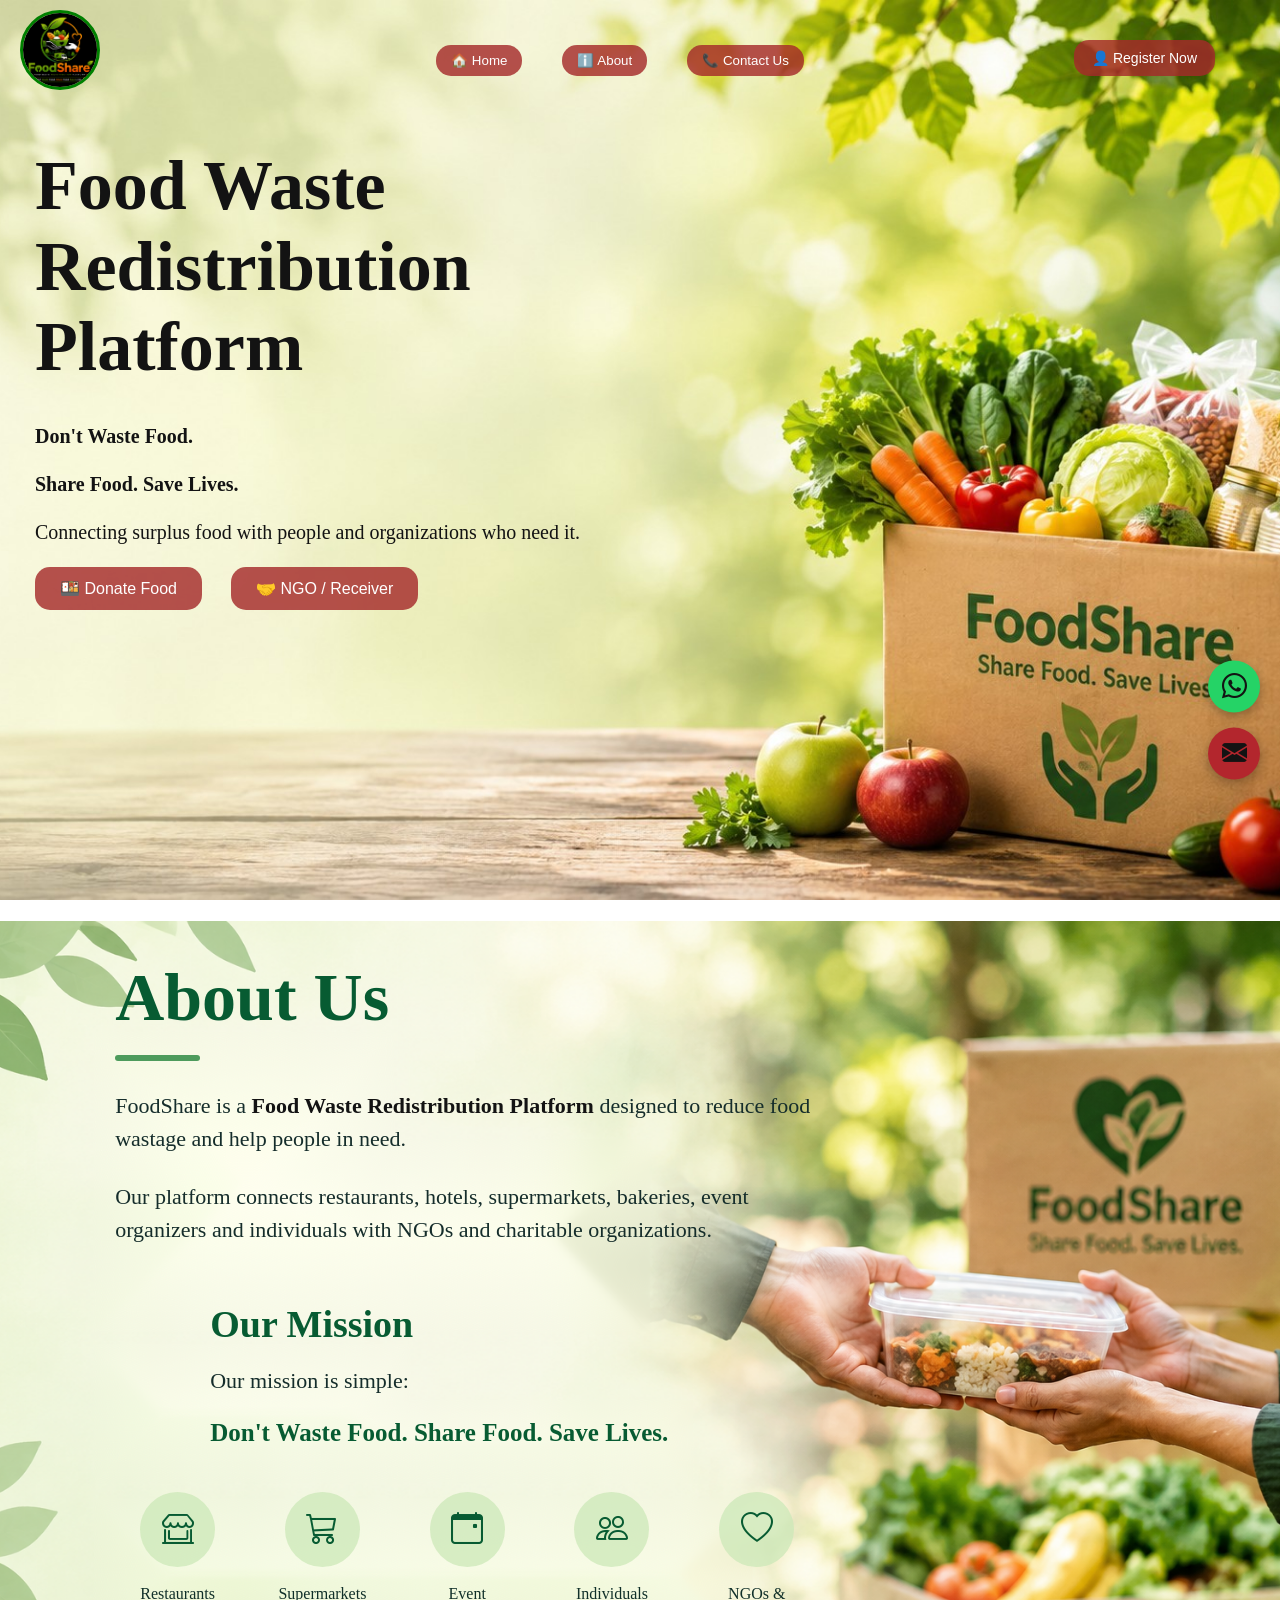
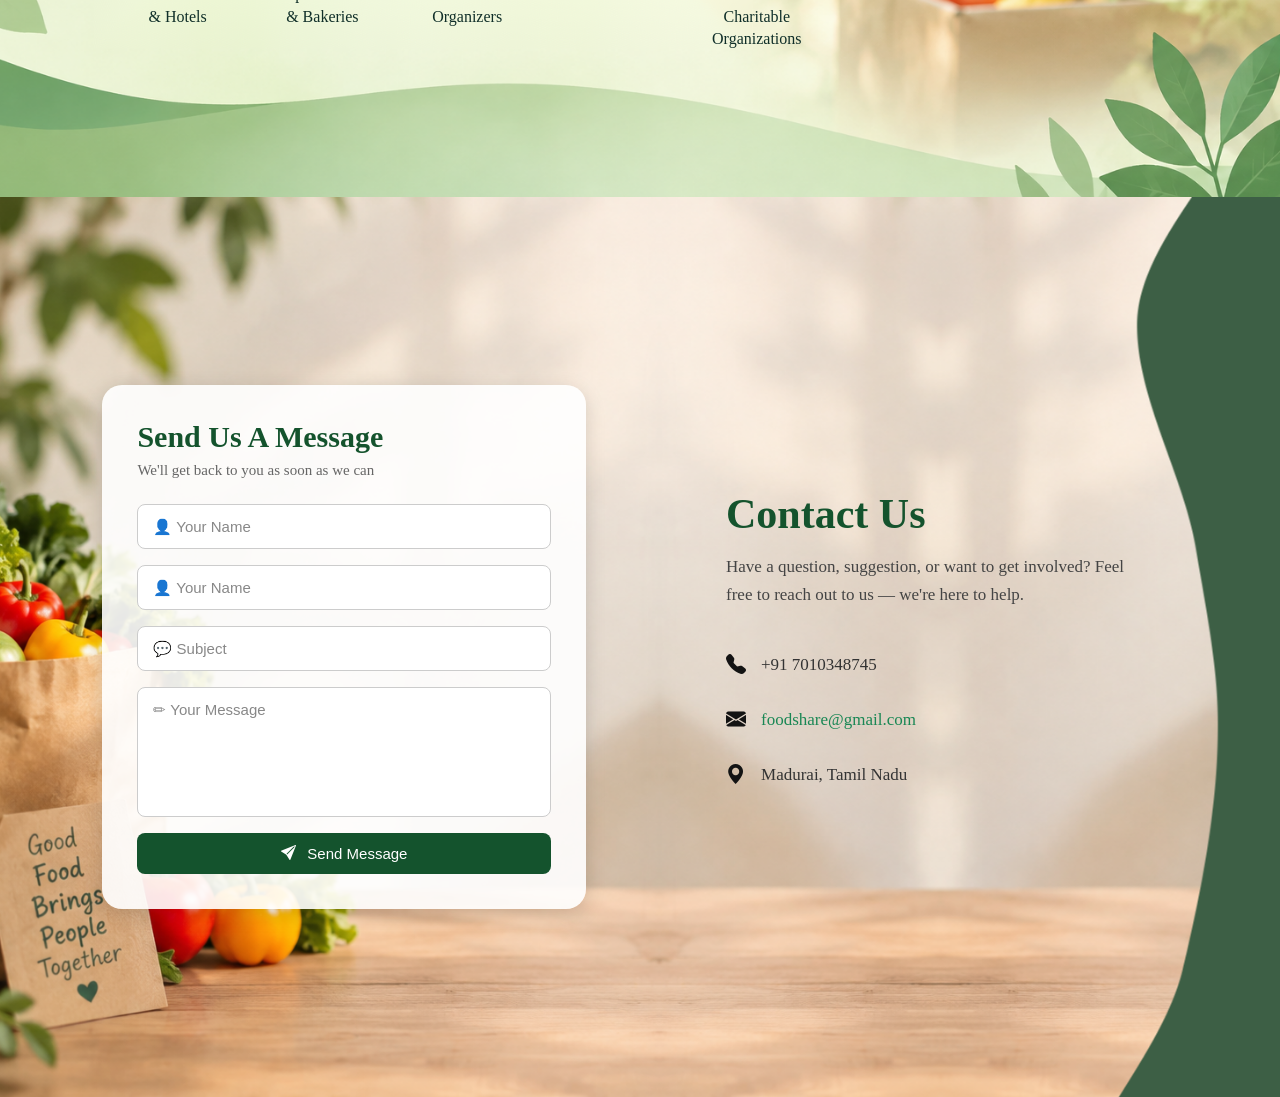
<file: index.html>
<!DOCTYPE html>
<html lang="en">

<head>
    <meta charset="UTF-8">
    <meta name="viewport" content="width=device-width, initial-scale=1.0">

    <link rel="stylesheet" type="text/css" href="css/sample.css">
    <link rel="stylesheet" type="text/css" href="css/about.css">
    <link rel="stylesheet" type="text/css" href="css/contact.css">

    <link rel="stylesheet"
        href="https://cdn.jsdelivr.net/npm/bootstrap-icons@1.11.3/font/bootstrap-icons.min.css">
        <link rel="icon" type="image/x-icon" href="Images/Food_share logo3.ico">

    <title>Food Waste Redistribution Platform</title>
    <!-- <img src="Images/Food_share logo2_ico.ico." alt="foodshare logo" class="logo"> -->
</head>

<body>

    <div class="page1" id="home">

        <div class="top-row">

            <div class="center-buttons">

                <button type="button" id="homeBtn">
                    🏠 Home
                </button>

                <button type="button" id="aboutBtn">
                    ℹ️ About
                </button>

                <button type="button" id="contactBtn">
                    📞 Contact Us
                </button>

            </div>

            <div class="user-menu">

                <button type="button" id="registerButton">
                    👤 Register Now
                </button>

                <button type="button" id="logoutButton">
                    Logout
                </button>

            </div>

        </div>

        <div>
            <h1></h1>
        </div>

        <div class="sidebar">

            <img src="Images/Food_share logo2.png" alt="foodshare logo" >

            <h1 id="h1">
                Food Waste Redistribution Platform
            </h1>

        </div>

        <div class="main-content">

            <h2>
                Don't Waste Food.
            </h2>

            <h2>
                Share Food. Save Lives.
            </h2>

            <p>
                Connecting surplus food with people and organizations
                who need it.
            </p>

            <button onclick="window.location.href='donor.html'">
                🍱 Donate Food
            </button>

            <button  onclick="window.location.href='receiver.html'">
               🤝 NGO / Receiver
           </button>

        </div>

        <div class="sticky-contact">

            <a href="https://wa.me/7010348745"
                class="whatsapp"
                target="_blank"
                title="Chat on WhatsApp">

                <i class="bi bi-whatsapp"></i>

            </a>

            <a href="mailto:sraarun05@gmail.com"
                class="email"
                title="Send Email">

                <i class="bi bi-envelope-fill"></i>

            </a>

        </div>

    </div>

    <section id="about" class="about-section">

        <div class="about-content">

            <h1>
                About Us
            </h1>

            <div class="heading-line"></div>

            <p class="about-description">
                FoodShare is a <strong>Food Waste Redistribution Platform</strong>
                designed to reduce food wastage and help people in need.
            </p>

            <p class="about-description">
                Our platform connects restaurants, hotels, supermarkets,
                bakeries, event organizers and individuals with NGOs and
                charitable organizations.
            </p>

            <div class="mission">

                <div class="mission-icon">
                    <i class="bi bi-hand-heart-fill"></i>
                </div>

                <div class="mission-content">

                    <h2>
                        Our Mission
                    </h2>

                    <p>
                        Our mission is simple:
                    </p>

                    <h3>
                        Don't Waste Food. Share Food. Save Lives.
                    </h3>

                </div>

            </div>

            <div class="user-types">

                <div class="user-card">

                    <div class="icon-circle">
                        <i class="bi bi-shop-window"></i>
                    </div>

                    <p>
                        Restaurants<br>
                        & Hotels
                    </p>

                </div>

                <div class="user-card">

                    <div class="icon-circle">
                        <i class="bi bi-cart3"></i>
                    </div>

                    <p>
                        Supermarkets<br>
                        & Bakeries
                    </p>

                </div>

                <div class="user-card">

                    <div class="icon-circle">
                        <i class="bi bi-calendar-event"></i>
                    </div>

                    <p>
                        Event<br>
                        Organizers
                    </p>

                </div>

                <div class="user-card">

                    <div class="icon-circle">
                        <i class="bi bi-people"></i>
                    </div>

                    <p>
                        Individuals
                    </p>

                </div>

                <div class="user-card">

                    <div class="icon-circle">
                        <i class="bi bi-heart"></i>
                    </div>

                    <p>
                        NGOs & Charitable<br>
                        Organizations
                    </p>

                </div>

            </div>

        </div>

    </section>

    <section id="contact" class="contact-section">

        <div class="contact-info">

            <h1>
                Contact Us
            </h1>

            <p>
                Have a question, suggestion, or want to get involved?
                Feel free to reach out to us — we're here to help.
            </p>

            <table>

                <tr>

                    <td>
                        <i class="bi bi-telephone-fill"></i>
                    </td>

                    <td>
                        +91 7010348745
                    </td>

                </tr>

                <tr>

                    <td>
                        <i class="bi bi-envelope-fill"></i>
                    </td>

                    <td>
                        <a href="mailto:foodshare@gmail.com">
                            foodshare@gmail.com
                        </a>
                    </td>

                </tr>

                <tr>

                    <td>
                        <i class="bi bi-geo-alt-fill"></i>
                    </td>

                    <td>
                        Madurai, Tamil Nadu
                    </td>

                </tr>

            </table>

        </div>

        <div class="contact-content">

            <form onsubmit="sendMessage(event)">

                <h1>
                    Send Us A Message
                </h1>

                <h2>
                    We'll get back to you as soon as we can
                </h2>

                <input type="text"
                    id="name"
                    placeholder="👤 Your Name"
                    required>

                <input type="email"
                    id="email"
                    placeholder="👤 Your Name"
                    required>

                <input type="text"
                    id="subject"
                    placeholder="💬 Subject"
                    required>

                <textarea
                    id="message"
                    placeholder="✏ Your Message"
                    required></textarea>

                <button type="submit" class="send-btn">

                    <i class="bi bi-send-fill"></i>

                    Send Message

                </button>

            </form>

        </div>

    </section>

    <script src="js/index.js"></script>
    <script src="js/about.js"></script>
    <script src="js/contact.js"></script>
   

</body>

</html>
</file>
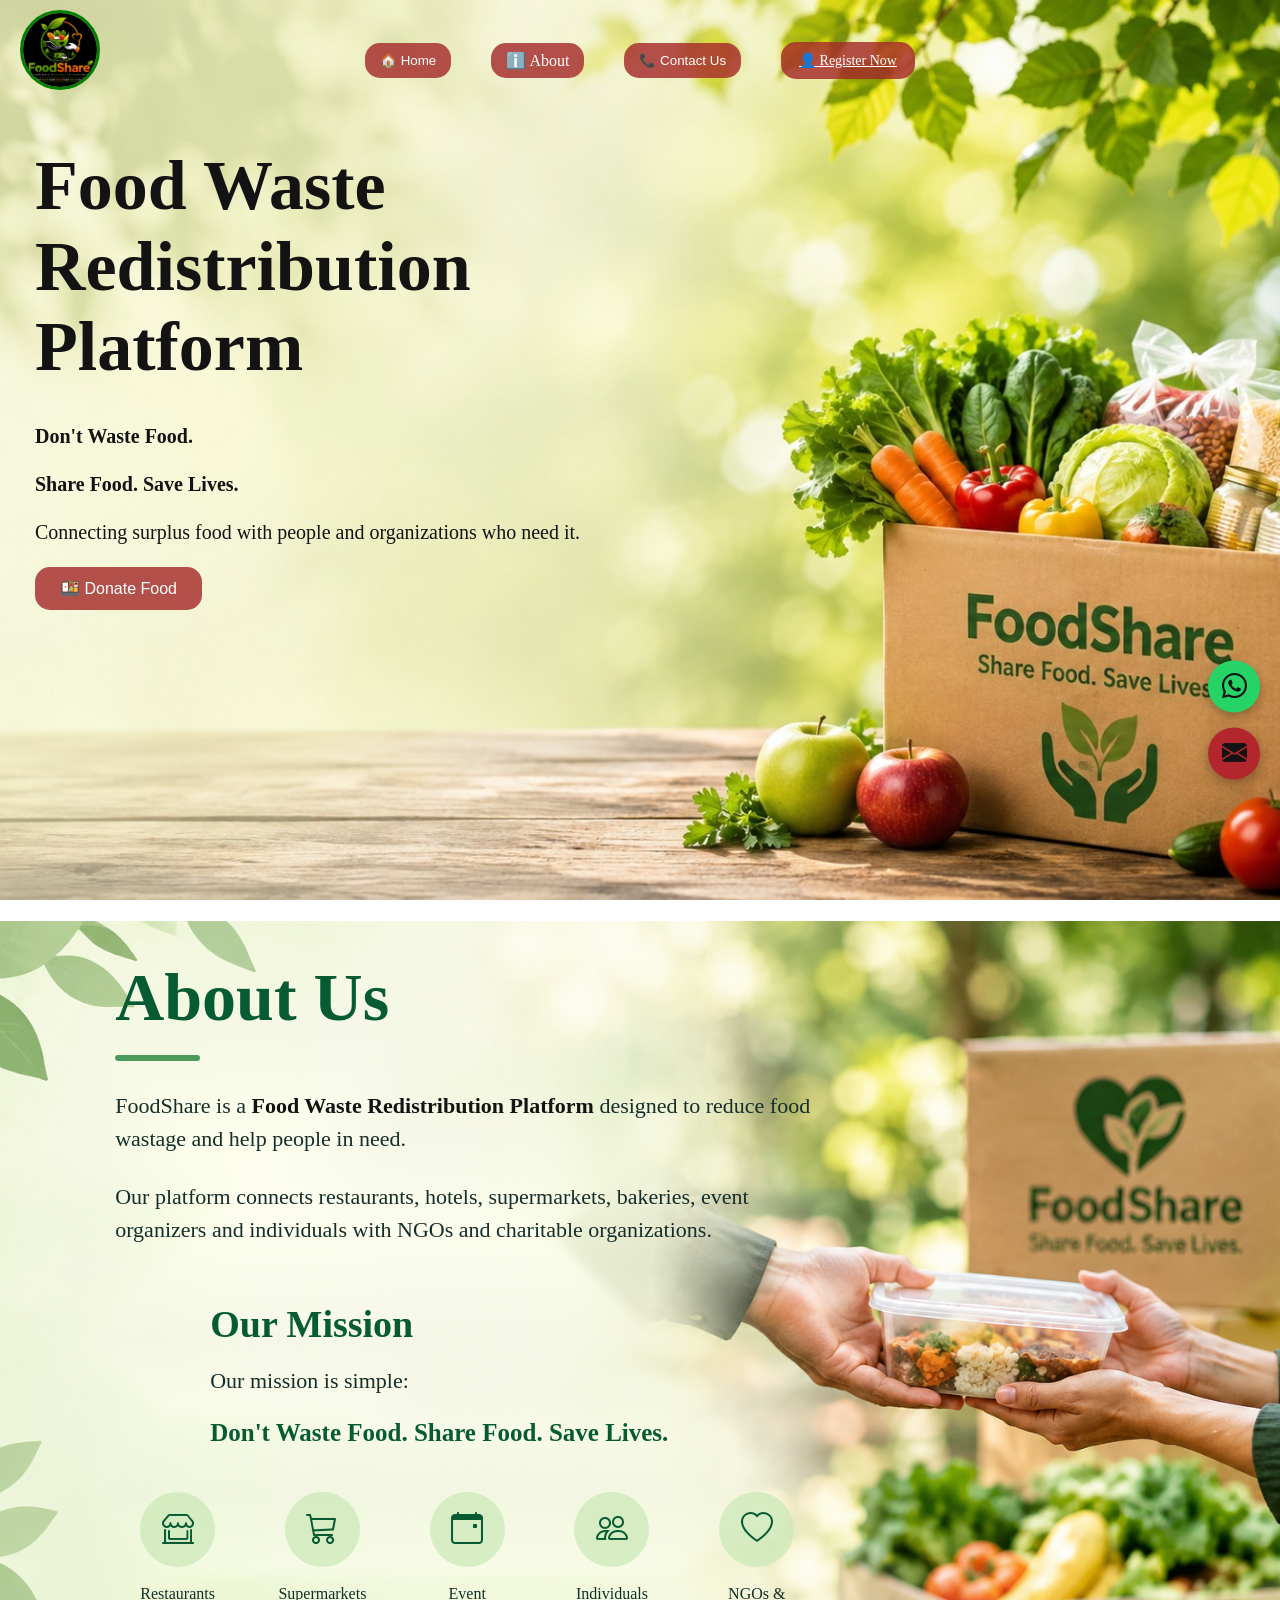
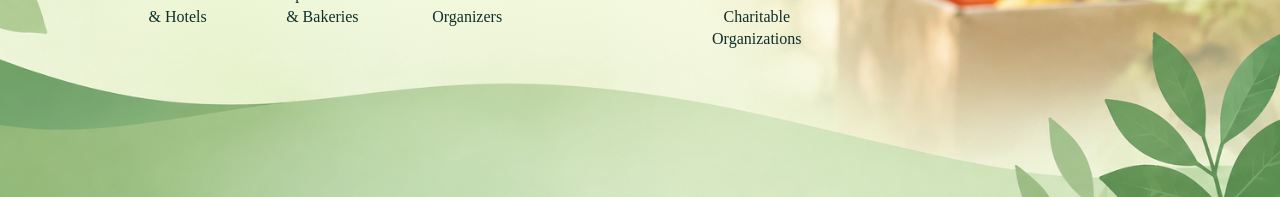
<file: about.html>
<!DOCTYPE html>
<html lang="en">
<head>
    <meta charset="UTF-8">
    <meta name="viewport" content="width=device-width, initial-scale=1.0">
    <link rel="stylesheet" type="text/css" href="css/sample.css">
    <link rel="stylesheet" type="text/css" href="css/about.css">
     <link rel="stylesheet" type="text/css" href="css/contact.css">
    <link rel="stylesheet"
      href="https://cdn.jsdelivr.net/npm/bootstrap-icons@1.11.3/font/bootstrap-icons.min.css">
    <title>Food Waste Redistribution Platform</title>
</head>

<body>

    <div class="page1" id="home">

             <div class="top-row">
               

                     <div class="center-buttons">
                          <button onclick="document.getElementById('home').scrollIntoView({behavior:'smooth'})">🏠 Home</button>
                        <a href="#about" id="abt">ℹ️ About</a>
                         <button onclick="window.location.href='contact.html'">📞 Contact Us</button>
                          
                    </div>

                <a href="register.html" id="registerButton">
                    👤 Register Now
                </a>

            
            </div>
              <div>
                <h1></h1>
             </div>
            

         <div class="sidebar">
            
            
            <img src="Images/Food_share logo2.png" alt="foodshare logo">
             <h1 id="h1">Food Waste Redistribution Platform</h1>
        </div>

             <div class="main-content">
                 <h2>Don't Waste Food.</h2>
                <h2>Share Food. Save Lives.</h2>

                    <p>
                      Connecting surplus food with people and organizations
                         who need it.
                    </p>
                        
                        <button >🍱 Donate Food</button>
                        

          
              
   </div> 
    
<div class="sticky-contact">

    <a href="https://wa.me/7010348745"
       class="whatsapp"
       target="_blank"
       title="Chat on WhatsApp">
        <i class="bi bi-whatsapp"></i>
    </a>

    <a href="sraarun05@gmail.com"
       class="email"
       title="Send Email">
        <i class="bi bi-envelope-fill"></i>
    </a>
</div>

</div>
           <section class="about-section" id="about">

        <div class="about-content">

            
            <h1>About Us</h1>

            <div class="heading-line"></div>


            
            <p class="about-description">
                FoodShare is a <strong>Food Waste Redistribution Platform</strong>
                designed to reduce food wastage and help people in need.
            </p>

            <p class="about-description">
                Our platform connects restaurants, hotels, supermarkets,
                bakeries, event organizers and individuals with NGOs and
                charitable organizations.
            </p>


            
            <div class="mission">

                <div class="mission-icon">
                    <i class="bi bi-hand-heart-fill"></i>
                </div>

                <div class="mission-content">

                    <h2>Our Mission</h2>

                    <p>
                        Our mission is simple:
                    </p>

                    <h3>
                        Don't Waste Food. Share Food. Save Lives.
                    </h3>

                </div>

            </div>


            
            <div class="user-types">

                
                <div class="user-card">

                    <div class="icon-circle">
                        <i class="bi bi-shop-window"></i>
                    </div>

                    <p>
                        Restaurants<br>
                        & Hotels
                    </p>

                </div>


                
                 <div class="user-card">

                    <div class="icon-circle">
                        <i class="bi bi-cart3"></i>
                    </div>

                    <p>
                        Supermarkets<br>
                        & Bakeries
                    </p>

                </div> 


                
                <div class="user-card">

                    <div class="icon-circle">
                        <i class="bi bi-calendar-event"></i>
                    </div>

                    <p>
                        Event<br>
                        Organizers
                    </p>

                </div>


                
                <div class="user-card">

                    <div class="icon-circle">
                        <i class="bi bi-people"></i>
                    </div>

                    <p>
                        Individuals
                    </p>

                </div>


                
                <div class="user-card">

                    <div class="icon-circle">
                        <i class="bi bi-heart"></i>
                    </div>

                    <p>
                        NGOs & Charitable<br>
                        Organizations
                    </p>

                </div>

            </div>

        </div>

    </section>

        <script src="js/index.js"></script>

</body>
</html>
</file>
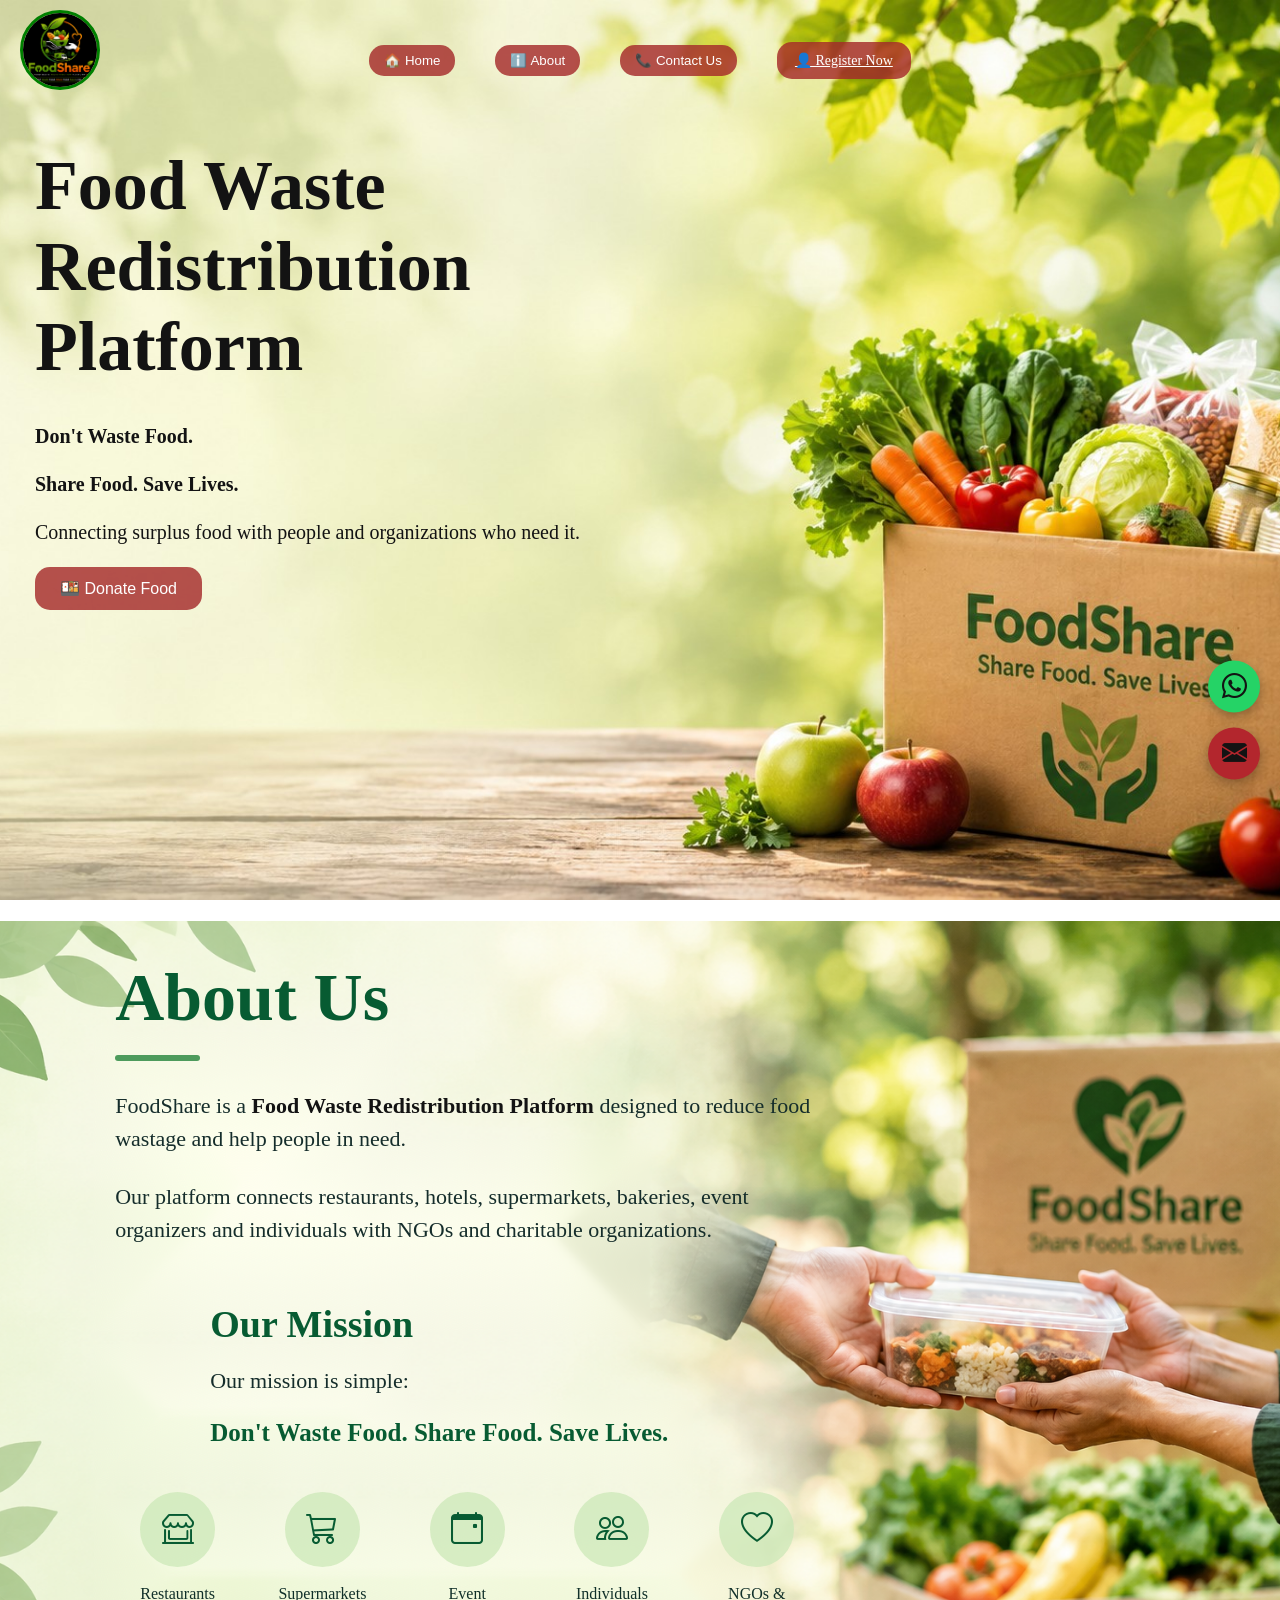
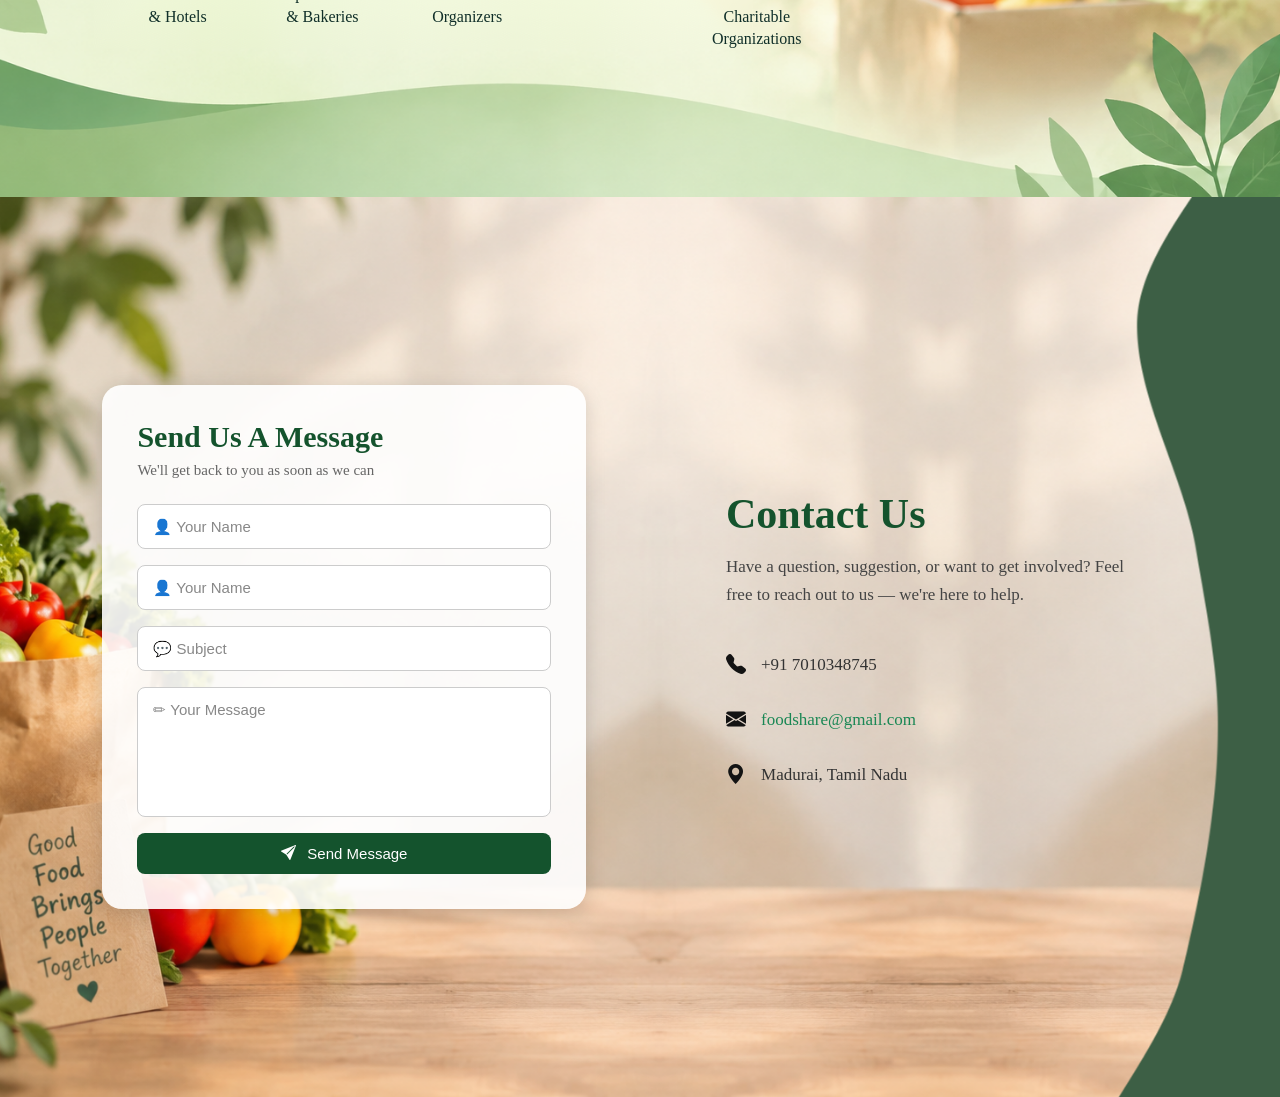
<file: contact.html>
<!DOCTYPE html>
<html lang="en">
<head>
    <meta charset="UTF-8">
    <meta name="viewport" content="width=device-width, initial-scale=1.0">
    <link rel="stylesheet" type="text/css" href="css/sample.css">
    <link rel="stylesheet" type="text/css" href="css/about.css">
     <link rel="stylesheet" type="text/css" href="css/contact.css">
    <link rel="stylesheet"
      href="https://cdn.jsdelivr.net/npm/bootstrap-icons@1.11.3/font/bootstrap-icons.min.css">
      <!-- <link rel="stylesheet"
        href="https://cdn.jsdelivr.net/npm/bootstrap-icons@1.11.3/font/bootstrap-icons.min.css"> -->
    <title>Food Waste Redistribution Platform</title>
</head>

<body>

        <div class="page1" id="home">

             <div class="top-row">
               

                     <div class="center-buttons">
                          <button onclick="document.getElementById('home').scrollIntoView({behavior:'smooth'})">🏠 Home</button>
                       <button onclick="goToAbout()">ℹ️ About</button>
                         <button id="contactBtn">📞 Contact Us</button>
                          
                    </div>

                <a href="register.html" id="registerButton">
                    👤 Register Now
                </a>

            
            </div>
              <div>
                <h1></h1>
             </div>
            

            <div class="sidebar">

            
            <img src="Images/Food_share logo2.png" alt="foodshare logo">
             <h1 id="h1">Food Waste Redistribution Platform</h1>
         </div>

             <div class="main-content">
                 <h2>Don't Waste Food.</h2>
                <h2>Share Food. Save Lives.</h2>

                    <p>
                      Connecting surplus food with people and organizations
                         who need it.
                    </p>
                        
                        <button >🍱 Donate Food</button>
                         

          
              
             </div>
        
         <div class="sticky-contact">

        <a href="https://wa.me/7010348745"
        class="whatsapp"
        target="_blank"
        title="Chat on WhatsApp">
            <i class="bi bi-whatsapp"></i>
        </a>

        <a href="sraarun05@gmail.com"
        class="email"
        title="Send Email">
            <i class="bi bi-envelope-fill"></i>
        </a>
         </div>
                

        </div><section id="about" class="about-section">

            <div class="about-content">

               
                <h1>About Us</h1>

                <div class="heading-line"></div>


                <p class="about-description">
                    FoodShare is a <strong>Food Waste Redistribution Platform</strong>
                    designed to reduce food wastage and help people in need.
                </p>

                <p class="about-description">
                    Our platform connects restaurants, hotels, supermarkets,
                    bakeries, event organizers and individuals with NGOs and
                    charitable organizations.
                </p>


                
                <div class="mission">

                    <div class="mission-icon">
                        <i class="bi bi-hand-heart-fill"></i>
                    </div>

                    <div class="mission-content">

                        <h2>Our Mission</h2>

                        <p>
                            Our mission is simple:
                        </p>

                        <h3>
                            Don't Waste Food. Share Food. Save Lives.
                        </h3>

                    </div>

                </div>


                
                <div class="user-types">

                    
                    <div class="user-card">

                        <div class="icon-circle">
                           <i class="bi bi-shop-window"></i>
                        </div>

                        <p>
                            Restaurants<br>
                            & Hotels
                        </p>

                    </div>


                  
                     <div class="user-card">

                        <div class="icon-circle">
                            <i class="bi bi-cart3"></i>
                        </div>

                        <p>
                            Supermarkets<br>
                            & Bakeries
                        </p>

                    </div> 


                   
                    <div class="user-card">

                        <div class="icon-circle">
                            <i class="bi bi-calendar-event"></i>
                        </div>

                        <p>
                            Event<br>
                            Organizers
                        </p>

                    </div>


                    <div class="user-card">

                        <div class="icon-circle">
                            <i class="bi bi-people"></i>
                        </div>

                        <p>
                            Individuals
                        </p>

                    </div>


                    
                    <div class="user-card">

                        <div class="icon-circle">
                            <i class="bi bi-heart"></i>
                        </div>

                        <p>
                            NGOs & Charitable<br>
                            Organizations
                        </p>

                    </div>

                </div>

            </div>

        </section>

         <section id="contact" class="contact-section">

    <!-- LEFT SIDE -->
    <div class="contact-info">

        <h1>Contact Us</h1>

        <p>
            Have a question, suggestion, or want to get involved?
            Feel free to reach out to us — we're here to help.
        </p>

        <table>
            <tr>
                <td><i class="bi bi-telephone-fill"></i></td>
                <td>+91 7010348745</td>
            </tr>

            <tr>
                <td><i class="bi bi-envelope-fill"></i></td>
                <td>
                    <a href="mailto:foodshare@gmail.com">
                        foodshare@gmail.com
                    </a>
                </td>
            </tr>

            <tr>
                <td><i class="bi bi-geo-alt-fill"></i></td>
                <td>Madurai, Tamil Nadu</td>
            </tr>
        </table>

    </div>


    <!-- RIGHT SIDE - FORM -->
    <div class="contact-content">

       <form onsubmit="sendMessage(event)">

            <h1>Send Us A Message</h1>

            <h2>We'll get back to you as soon as we can</h2>

             <input type="text"  id="name" placeholder="👤 Your Name" required>

            <input type="email"  id="email" placeholder="👤 Your Name" required>

            <input type="text" id="subject"  placeholder="💬 Subject" required>

            <textarea  id="message" placeholder="✏ Your Message" required></textarea>

            <button type="submit" class="send-btn">
                <i class="bi bi-send-fill"></i>
                Send Message
            </button>

        </form>

    </div>

</section>
             

                   
            <script src="js/index.js"></script>
            
            

    </body>
    </html>
</file>
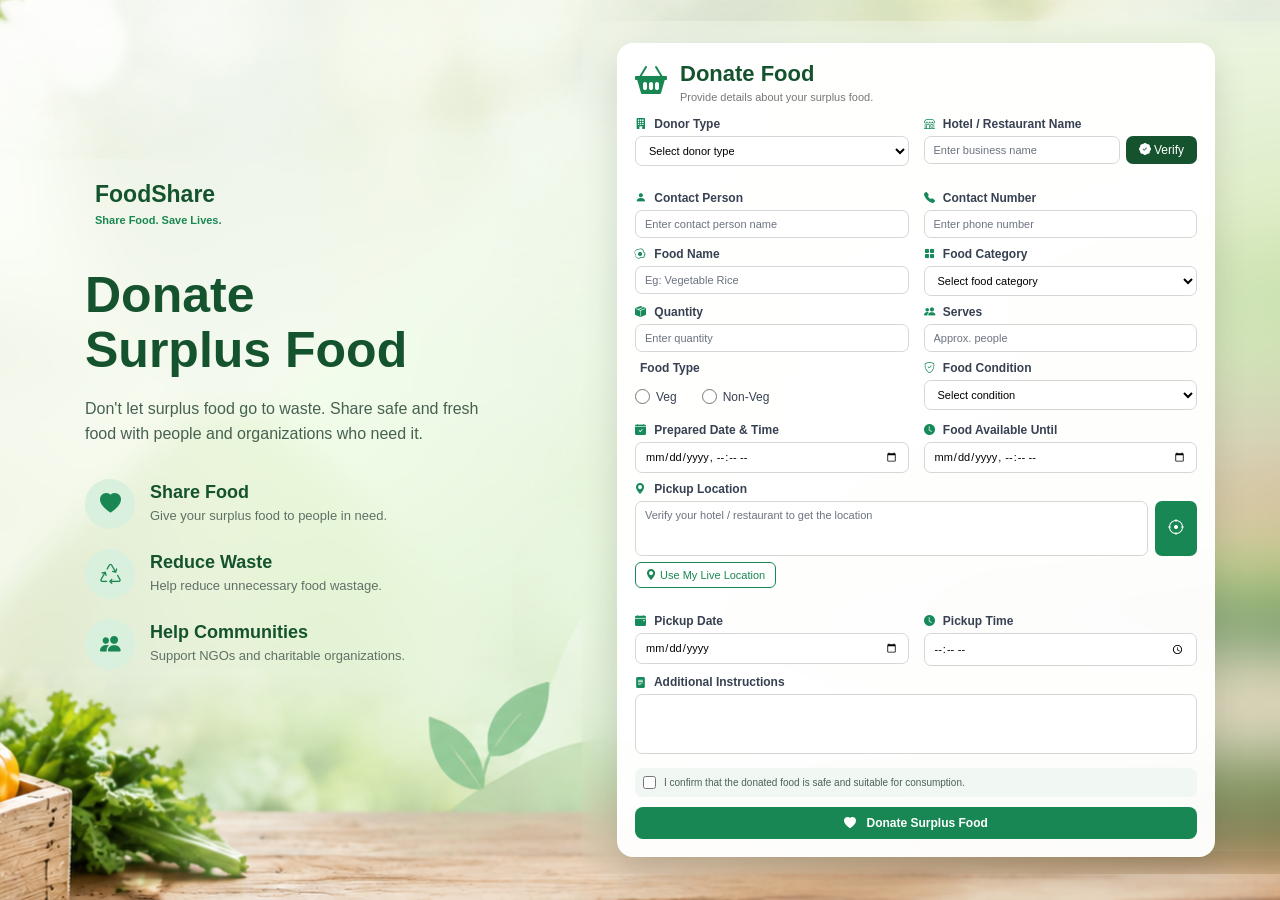
<file: donor.html>
<!DOCTYPE html>
<html lang="en">

<head>

    <meta charset="UTF-8">
    <meta name="viewport" content="width=device-width, initial-scale=1.0">

    <title>Donate Surplus Food - FoodShare</title>

    <!-- Bootstrap Icons -->
    <link rel="stylesheet"
        href="https://cdn.jsdelivr.net/npm/bootstrap-icons@1.11.3/font/bootstrap-icons.min.css">

    <!-- Donor CSS -->
    <link rel="stylesheet" href="css/d_form.css">

</head>


<body>

<section class="donor-page">

    <div class="donor-container">


        <!-- ================= LEFT SIDE ================= -->

        <div class="donor-info">

            <div class="foodshare-logo">

                <i class="bi bi-leaf-fill"></i>

                <div>
                    <h3>FoodShare</h3>
                    <span>Share Food. Save Lives.</span>
                </div>

            </div>


            <h1>
                Donate<br>
                Surplus Food
            </h1>


            <p class="donor-description">

                Don't let surplus food go to waste.
                Share safe and fresh food with people
                and organizations who need it.

            </p>


            <div class="feature">

                <div class="feature-icon">
                    <i class="bi bi-heart-fill"></i>
                </div>

                <div class="feature-text">

                    <h3>Share Food</h3>

                    <p>
                        Give your surplus food to people in need.
                    </p>

                </div>

            </div>


            <div class="feature">

                <div class="feature-icon">
                    <i class="bi bi-recycle"></i>
                </div>

                <div class="feature-text">

                    <h3>Reduce Waste</h3>

                    <p>
                        Help reduce unnecessary food wastage.
                    </p>

                </div>

            </div>


            <div class="feature">

                <div class="feature-icon">
                    <i class="bi bi-people-fill"></i>
                </div>

                <div class="feature-text">

                    <h3>Help Communities</h3>

                    <p>
                        Support NGOs and charitable organizations.
                    </p>

                </div>

            </div>

        </div>



        <!-- ================= RIGHT SIDE FORM ================= -->

        <div class="donor-form">

            <form id="donorForm">


                <!-- FORM HEADING -->

                <div class="form-heading">

                    <i class="bi bi-basket2-fill"></i>

                    <div>

                        <h2>Donate Food</h2>

                        <p>
                            Provide details about your surplus food.
                        </p>

                    </div>

                </div>



                <!-- ================= FORM GRID ================= -->

                <div class="form-grid">


                    <!-- DONOR TYPE -->

                    <div class="form-group">

                        <label>
                            <i class="bi bi-building-fill"></i>
                            Donor Type
                        </label>

                        <select id="donorType" required>

                            <option value="">
                                Select donor type
                            </option>

                            <option value="Hotel">
                                Hotel
                            </option>

                            <option value="Restaurant">
                                Restaurant
                            </option>

                            <!-- <option value="Bakery">
                                Bakery
                            </option>

                            <option value="Event Organizer">
                                Event Organizer
                            </option>

                            <option value="Individual">
                                Individual
                            </option> -->

                        </select>

                    </div>



                    <!-- HOTEL / RESTAURANT NAME -->

                    <div class="form-group">

                        <label>

                            <i class="bi bi-shop"></i>

                            Hotel / Restaurant Name

                        </label>

                        <div class="verify-input">

                            <input
                                type="text"
                                id="businessName"
                                placeholder="Enter business name"
                                required>

                            <button
                                type="button"
                                class="verify-btn"
                                id="verifyBtn">

                                <i class="bi bi-patch-check-fill"></i>

                                Verify

                            </button>

                        </div>

                        <p
                            id="verifyStatus"
                            class="verify-status">
                        </p>

                    </div>



                    <!-- CONTACT PERSON -->

                    <div class="form-group">

                        <label>

                            <i class="bi bi-person-fill"></i>

                            Contact Person

                        </label>

                        <input
                            type="text"
                            placeholder="Enter contact person name"
                            required>

                    </div>



                    <!-- PHONE -->

                    <div class="form-group">

                        <label>

                            <i class="bi bi-telephone-fill"></i>

                            Contact Number

                        </label>

                        <input
                            type="tel"
                            placeholder="Enter phone number"
                            required>

                    </div>



                    <!-- FOOD NAME -->

                    <div class="form-group">

                        <label>

                            <i class="bi bi-egg-fried"></i>

                            Food Name

                        </label>

                        <input
                            type="text"
                            placeholder="Eg: Vegetable Rice"
                            required>

                    </div>



                    <!-- FOOD CATEGORY -->

                    <div class="form-group">

                        <label>

                            <i class="bi bi-grid-fill"></i>

                            Food Category

                        </label>

                        <select required>

                            <option value="">
                                Select food category
                            </option>

                            <option>
                                Cooked Meals
                            </option>

                            <option>
                                Rice / Biriyani
                            </option>

                            <option>
                                Curry / Gravy
                            </option>

                            <option>
                                Bakery Items
                            </option>

                            <option>
                                Fruits & Vegetables
                            </option>

                            <option>
                                Packaged Food
                            </option>

                            <option>
                                Other
                            </option>

                        </select>

                    </div>



                    <!-- QUANTITY -->

                    <div class="form-group">

                        <label>

                            <i class="bi bi-box-seam-fill"></i>

                            Quantity

                        </label>

                        <input
                            type="number"
                            min="1"
                            placeholder="Enter quantity"
                            required>

                    </div>



                    <!-- SERVES -->

                    <div class="form-group">

                        <label>

                            <i class="bi bi-people-fill"></i>

                            Serves

                        </label>

                        <input
                            type="number"
                            min="1"
                            placeholder="Approx. people"
                            required>

                    </div>



                    <!-- FOOD TYPE -->

                    <div class="form-group">

                        <label>

                            <i class="bi bi-leaf-fill"></i>

                            Food Type

                        </label>

                        <div class="radio-group">

                            <label>

                                <input
                                    type="radio"
                                    name="foodType"
                                    value="Veg"
                                    required>

                                Veg

                            </label>


                            <label>

                                <input
                                    type="radio"
                                    name="foodType"
                                    value="Non-Veg">

                                Non-Veg

                            </label>

                        </div>

                    </div>



                    <!-- FOOD CONDITION -->

                    <div class="form-group">

                        <label>

                            <i class="bi bi-shield-check"></i>

                            Food Condition

                        </label>

                        <select required>

                            <option value="">
                                Select condition
                            </option>

                            <option>
                                Fresh & Safe
                            </option>

                            <option>
                                Ready to Consume
                            </option>

                        </select>

                    </div>



                    <!-- PREPARED DATE -->

                    <div class="form-group">

                        <label>

                            <i class="bi bi-calendar-check-fill"></i>

                            Prepared Date & Time

                        </label>

                        <input
                            type="datetime-local"
                            required>

                    </div>



                    <!-- AVAILABLE UNTIL -->

                    <div class="form-group">

                        <label>

                            <i class="bi bi-clock-fill"></i>

                            Food Available Until

                        </label>

                        <input
                            type="datetime-local"
                            required>

                    </div>



                    <!-- ================= LOCATION ================= -->

                    <div class="form-group full-width">

                        <label>

                            <i class="bi bi-geo-alt-fill"></i>

                            Pickup Location

                        </label>


                        <div class="location-box">

                            <textarea
                                id="pickupLocation"
                                placeholder="Verify your hotel / restaurant to get the location"
                                readonly
                                required></textarea>


                            <button
                                type="button"
                                class="location-btn"
                                id="liveLocationBtn"
                                title="Use my live location">

                                <i class="bi bi-crosshair"></i>

                            </button>

                        </div>


                        <button
                            type="button"
                            class="live-location-btn"
                            id="liveLocationTextBtn">

                            <i class="bi bi-geo-alt-fill"></i>

                            Use My Live Location

                        </button>


                        <p
                            id="locationStatus"
                            class="location-status">
                        </p>

                    </div>



                    <!-- PICKUP DATE -->

                    <div class="form-group">

                        <label>

                            <i class="bi bi-calendar-event-fill"></i>

                            Pickup Date

                        </label>

                        <input
                            type="date"
                            required>

                    </div>



                    <!-- PICKUP TIME -->

                    <div class="form-group">

                        <label>

                            <i class="bi bi-clock-fill"></i>

                            Pickup Time

                        </label>

                        <input
                            type="time"
                            required>

                    </div>



                    <!-- ADDITIONAL INSTRUCTIONS -->

                    <div class="form-group full-width">

                        <label>

                            <i class="bi bi-file-text-fill"></i>

                            Additional Instructions

                        </label>

                        <textarea
                            class="instructions"
                            placeholder="Any additional information...">
                        </textarea>

                    </div>

                </div>



                <!-- FOOD SAFETY -->

                <div class="food-confirm">

                    <label>

                        <input
                            type="checkbox"
                            required>

                        I confirm that the donated food is
                        safe and suitable for consumption.

                    </label>

                </div>



                <!-- DONATE BUTTON -->

                <button
                    type="submit"
                    class="donate-btn">

                    <i class="bi bi-heart-fill"></i>

                    Donate Surplus Food

                </button>


            </form>

        </div>

    </div>

        <div id="toast" class="toast">
        <i id="toastIcon" class="bi bi-check-circle-fill"></i>
        <span id="toastMessage"></span>
    </div>

</section>


<script src="js/donor.js"></script>

</body>

</html>
</file>
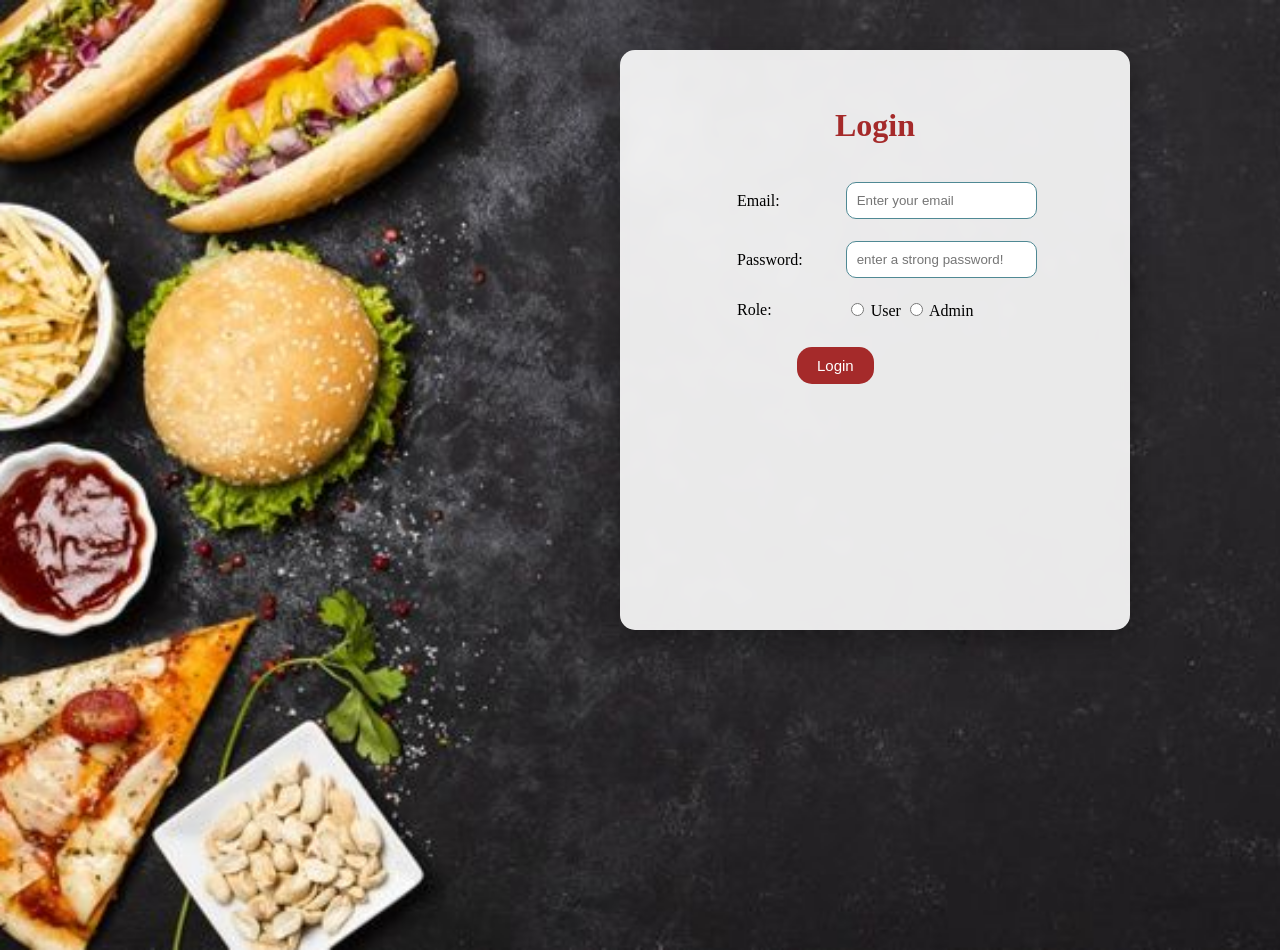
<file: login.html>
<!DOCTYPE html>
<html lang="en">
<head>
    <meta charset="UTF-8">
    <meta name="viewport" content="width=device-width, initial-scale=1.0">
   <link rel="stylesheet" type="text/css" href="css/form.css">
    <title>Food Waste Redistribution Platform</title>
</head>
<body>
        <form onsubmit="loginUser(event)">
            <h2>Login</h2>
            <table>
                 <tr>
                <td><label>Email:</label></td>
                <td><input type="email" id="email" placeholder="Enter your email" required></td>
                
            </tr>
                <tr>
                     <td><label>Password:</label></td>
                     <td><input type ="password" id="password" placeholder="enter a strong password!" minlength="8" required></td>
               </tr>

                            <tr>
                <td>
                    <label>Role:</label>
                </td>
                <td>
                    <div class="role-options">
                        <label>
                            <input type="radio" name="role" value="user" required>
                            User
                        </label>

                        <label>
                            <input type="radio" name="role" value="admin">
                            Admin
                        </label>
                    </div>
                </td>
            </tr>

             <tr>
                
           	   <td>
                          <div class="log">
                         <button type="submit">Login</button>
                        </div>
                     </td>
                 </tr>
            </table>
        </form>
        <div id="toast" class="toast">
            <span id="toastMessage"></span>
        </div>
        


            <script src="js/lform.js"></script>

</body>
</html>
</file>
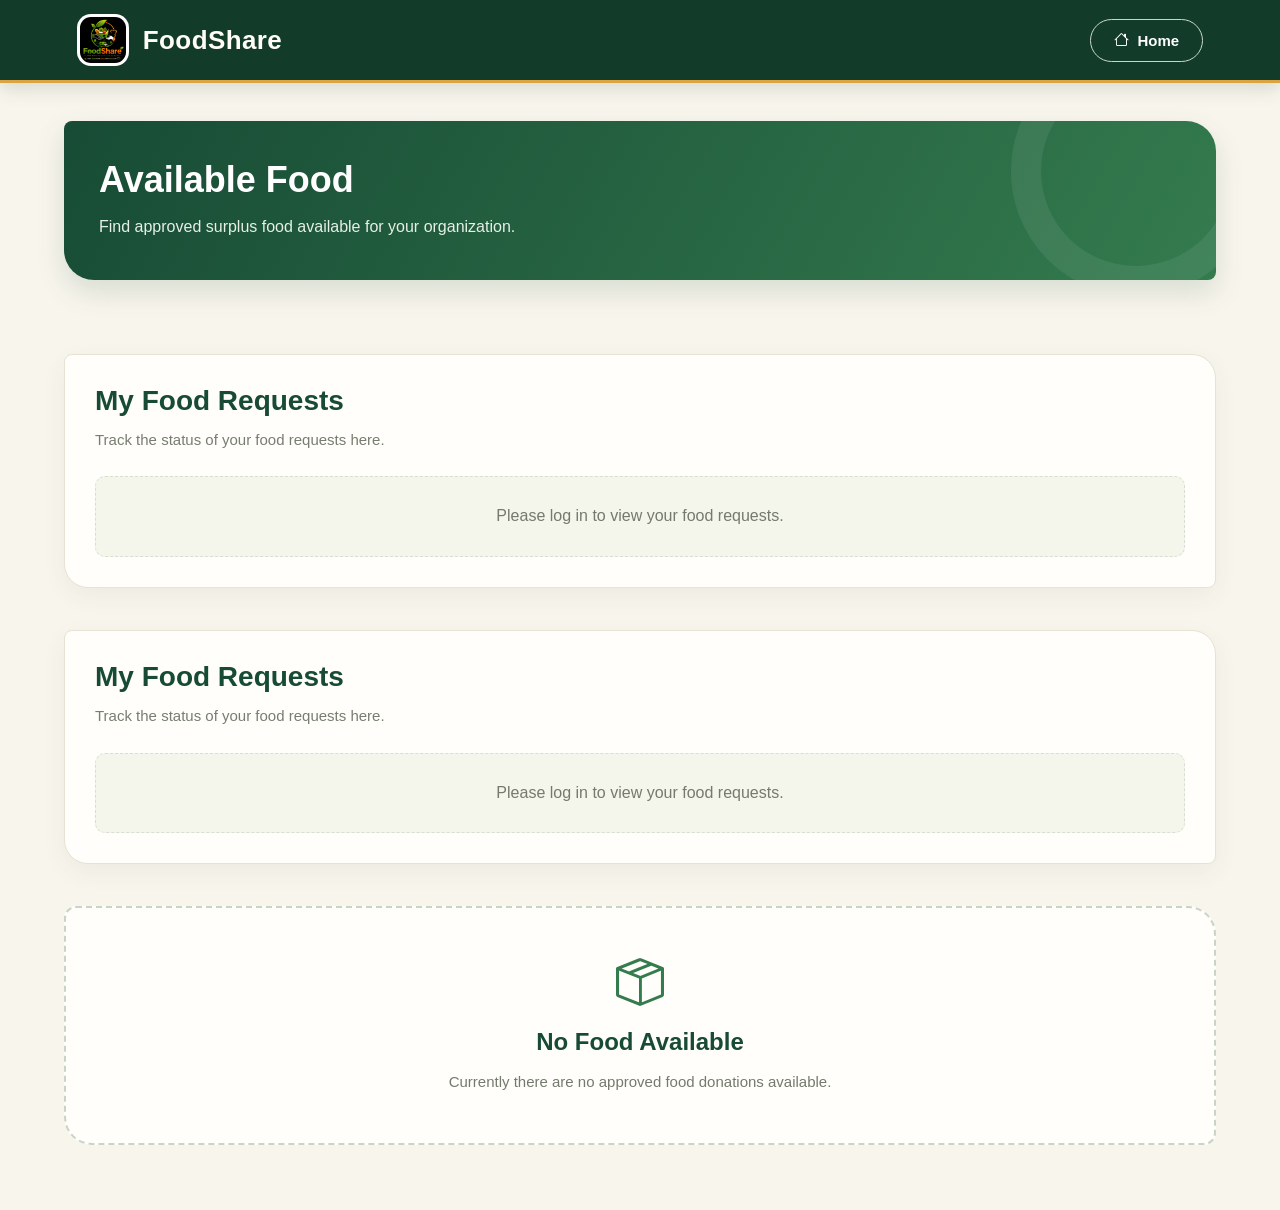
<file: receiver.html>
<!DOCTYPE html>
<html lang="en">
<head>
    <meta charset="UTF-8">
    <meta name="viewport" content="width=device-width, initial-scale=1.0">
    <title>FoodShare - Available Food</title>
    <link rel="stylesheet" href="css/receiver.css">
    <link rel="stylesheet" href="https://cdn.jsdelivr.net/npm/bootstrap-icons@1.11.3/font/bootstrap-icons.min.css">
</head>

<body>

    <header class="topbar">
        <div class="logo-section">
            <img src="Images/Food_share logo2.png" alt="FoodShare">
            <h2>FoodShare</h2>
        </div>

        <button type="button" id="homeBtn">
            <i class="bi bi-house"></i> Home
        </button>
    </header>

    <main class="receiver-container">

        <section class="page-header">
            <h1>Available Food</h1>
            <p>Find approved surplus food available for your organization.</p>
        </section>

        <section id="foodList" class="food-grid"></section>

        <div id="emptyMessage" class="empty-message">
            <i class="bi bi-box-seam"></i>
            <h3>No Food Available</h3>
            <p>Currently there are no approved food donations available.</p>
        </div>

    </main>

    <div id="toast" class="toast">
        <span id="toastMessage"></span>
    </div>

    <script src="js/receiver.js"></script>

</body>
</html>
</file>
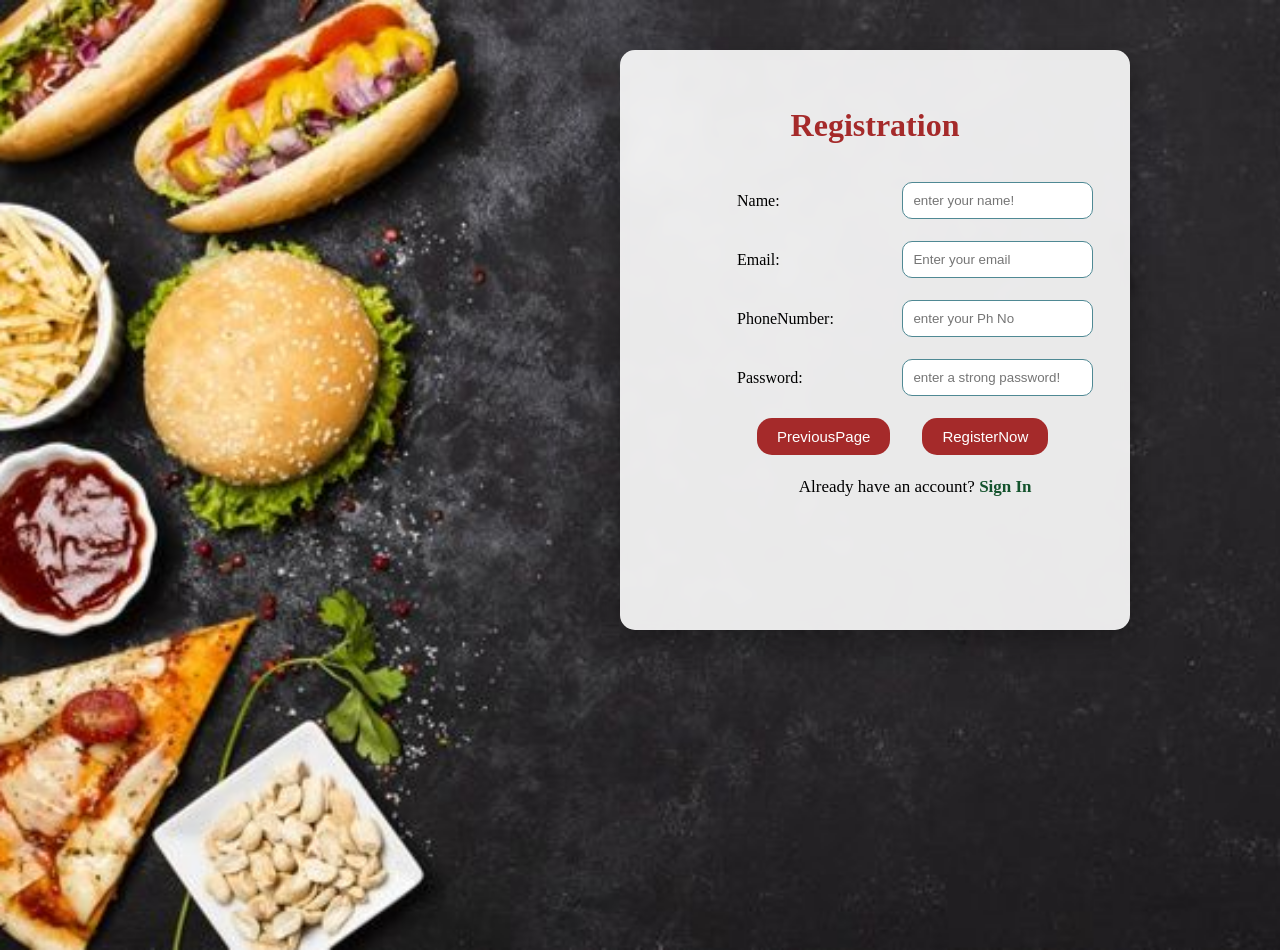
<file: register.html>
<!DOCTYPE html>
<html lang="en">
<head>
    <meta charset="UTF-8">
    <meta name="viewport" content="width=device-width, initial-scale=1.0">
    <link rel="stylesheet" type="text/css" href="css/form.css">
    <title>Food Waste Redistribution Platform</title>
</head>
<body>


    
    
       <form onsubmit="registerUser(event)">
              <h2>Registration</h2>
        <table>
            <tr>
                <td><label>Name:</label></td>
                <td><input type="text" id="name" placeholder="enter your name!" pattern="[A-Za-z ]{3,30}"  title="Name should contain only le tters and spaces" required ></td>
            </tr>
            <tr>
                <td><label>Email:</label></td>
                <td><input type="email" id="email" placeholder="Enter your email" required></td>
                
            </tr>
            <tr>
                <td><label>PhoneNumber:</label></td>
                <td><input type="number" id="phone" placeholder="enter your Ph No"   pattern="[6-9][0-9]{9}"  title="Enter a valid 10 digit Indian phone number" required></td>
            </tr>
            

            <tr>
                <td><label>Password:</label></td>
                <td><input type ="password" id="password" placeholder="enter a strong password!" minlength="8" required></td>
            </tr>
            <!-- <tr>
                <td><label>Register As:</label></td>
                <td>
                    <input type="radio" name="role" value="Donar" required>Donar
                    <input type="radio" name="role" value="Buyer" required>Buyer
                </td>
            </tr> -->

            <tr>
                <td>
                    <button type="button" onclick="window.location.href='index.html'">PreviousPage</button>
                </td>
                
                <td>
                    <button type="Submit">RegisterNow</button>
                </td>

            </tr>
            <tr>
                
                <td colspan="2" class="signin-text">
                    Already have an account?
                    <a href="login.html">Sign In</a>
                </td>
            </tr>
        </table>
    </form>

    <div id="toast" class="toast">
    <span id="toastMessage"></span>
</div>

    <script src="js/form.js"></script>
</body>
</html>
</file>
<file: css/sample.css>
* {
    box-sizing: border-box;
    color: rgb(19, 19, 19);
}

html,
body {
    margin: 0;
    padding: 0;
    width: 100%;
    min-height: 100%;
}


body {
    overflow-x:hidden;
    background-image: url("../Images/bg_home2.jpg");
    background-repeat: no-repeat;
    background-position: center center;
    background-size: cover;
    background-attachment: fixed;
}

.page1 {
    width: 100%;
    min-height: 100vh;
    position: relative;
     /* transform: translateY(-20px); */
}




.top-row {
    position: fixed;
    top: 0;
    left: 0;
    width: 100%;
    height: 60px;

    display: flex;
    align-items: center;
    justify-content: center;

    z-index: 1000;
}

.center-buttons {
    display: flex;
    gap: 0px;
}

.top-row button {
    background-color: rgba(165, 42, 42, 0.816);
    color: white;

    border-radius: 15px;
    padding: 8px 15px;

    border: none;
    cursor: pointer;

    margin-right: 40px;
}

.top-row button:hover {
    background-color: #0c3710;
}

.sidebar {
    position:absolute;

    top: 75px;
    left: 35px;

    z-index: 10;
}

.sidebar img {
    position: fixed;
    top: 10px;
    left: 20px;
    right: 20px;
    width: 80px;
    height: 80px;
    object-fit: contain;
    border-radius: 50%;
    border: 3px solid green;
    z-index: 1000;
}



.sidebar h1 {
    margin-top: 50px;

    font-size: 70px;
    line-height: 1.15;

    max-width: 550px;

    margin-bottom: 0;
}




.main-content {
    position:absolute;
    left: 35px;
    top: 400px;
    z-index: 10;
}

.main-content h2 {
    margin: 0 0 18px 0;
    font-size: 20px;
    line-height: 1.5;
}

.main-content p {
    margin: 0 0 20px 0;
    font-size: 20px;
    line-height: 1.5;
}



.main-content button {
    background-color:  rgba(165, 42, 42, 0.816);
    color: white;

    border: none;
    border-radius: 15px;

    padding: 12px 25px;

    font-size: 16px;
    cursor: pointer;

    margin-left: 0;
    margin-right: 25px;
}

.main-content button:hover {
    background-color: #0c3710;
    transform: translateY(-3px);
}




/* .login-button {
    background-color: brown;
    color: white;

    padding: 10px 20px;

    border-radius: 6px;

    text-decoration: none;
} */
 /* Sticky Contact Buttons */

.sticky-contact {
    position: fixed;
    right: 20px;
    top: 80%;
    transform: translateY(-50%);

    display: flex;
    flex-direction: column;
    gap: 15px;

    z-index: 2000;
}

.sticky-contact a {
    width: 52px;
    height: 52px;

    border-radius: 50%;

    display: flex;
    align-items: center;
    justify-content: center;

    color: white;
    text-decoration: none;

    font-size: 25px;

    box-shadow: 0 4px 12px rgba(0,0,0,0.3);

    transition: 0.3s;
}



.whatsapp {
    background-color: #25D366;
}

.whatsapp:hover {
    background-color: #128C7E;
    transform: scale(1.1);
}



.email {
    background-color: #b3262d;
}

.email:hover {
    background-color: #14532D;
    transform: scale(1.1);
}
html {
    scroll-behavior: smooth;
}
#abt{
     background-color: rgba(165, 42, 42, 0.816);
    color: white;

    border-radius: 15px;
    padding: 8px 15px;

    border: none;
    cursor: pointer;
    text-decoration: none;
    margin-right: 40px;
}

#abt:hover {
    background-color: #0c3710;
}

/* .contact-content {
    display: flex;
    flex-direction: column;
    align-items: center;
    justify-content: center;
    margin-top: 20px;
    font-size:large;
} */

.top-row {
    background: transparent;
    backdrop-filter: blur(0px);
    -webkit-backdrop-filter: blur(8px);
    height: 120px;
}

/* .user-menu {
    position: relative;
    display: inline-block;
} */


/* Register / Username */
/* 
#registerButton {
    display: inline-block;
    text-decoration: none;
    color: white;
    background: #14532D;
    padding: 10px 18px;
    border-radius: 8px;
    font-size: 14px;
    cursor: pointer;
} */

#registerButton:hover {
   background-color: #0c3710;
}

.user-menu {
    position: absolute;
    right: 25px;
    top:33%;
    display: flex;
    align-items: center;
    gap: 8px;
}

#registerButton {
    background-color: rgba(165, 42, 42, 0.816);
    color: white;
    border: none;
    padding: 10px 18px;
    border-radius: 15px;
    cursor: pointer;
    font-size: 14px;
}

#logoutButton {
    display: none;
    background-color: rgba(165, 42, 42, 0.816);
    color: white;
    border: none;
    padding: 10px 15px;
    border-radius: 15px;
    cursor: pointer;
}

#logoutButton:hover {
    background: #bb2d3b;
}
</file>
<file: css/about.css>
#about {
    scroll-margin-top: 0px;
}
html {
    scroll-behavior: smooth;
}

.about-section,
.contact-section {
    scroll-margin-top: 50px;
}
.about-section {
    width: 100%;
    

    position: relative;

    background-image: url("../Images/about-bg.png");

    background-repeat: no-repeat;
    background-position: center center;
    background-size: cover;
    
    /* padding: 100px 0 80px 0; */
    min-height: auto;
    scroll-margin-top: 0px;
     padding-top: 80px;
    padding-bottom: 30px;
}





.about-content {
    width: 55%;
    max-width: 800px;
    margin-bottom:0px;
    margin-top: 0;
     margin-left: 9%; 
     transform: translateY(-100px);
     

    color: #123b2a;
}




.about-content h1 {
    font-size: 68px;
    font-weight: 700;

    color: #075b32;
    top:80px;
    margin-bottom: 18px;
}




.heading-line {
    width: 85px;
    height: 6px;

    background-color: #4d9b5c;

    border-radius: 10px;

    margin-bottom: 28px;
}


 

.about-description {
    font-size: 22px;

    line-height: 1.5;

    color: #152d2b;
    top:100px;
    margin-bottom: 25px;

    max-width: 720px;
}

.about-description strong {
    font-weight: 700;
}




.mission {
    display: flex;

    align-items: center;

    gap: 10px;

    margin-top: 5px;

    margin-bottom: 10px;
}


.mission-icon {
    width: 85px;
    height: 85px;

    display: flex;

    align-items: center;
    justify-content: center;

    flex-shrink: 0;
}

.mission-icon i {
    font-size: 65px;

    color: #08703d;
}




.mission-content h2 {
    font-size: 38px;

    color: #075b32;

    margin-bottom: 10px;
}

.mission-content p {
    font-size: 22px;

    color: #152d2b;

    margin-bottom: 8px;
}

.mission-content h3 {
    font-size: 25px;

    color: #075b32;

    font-weight: 700;
}


.user-types {
    margin-top:20px;
    display: flex;

    align-items: flex-start;

    justify-content: space-between;

    gap: 20px;

    width: 100%;
}




.user-card {
    width: 145px;

    text-align: center;
}




.icon-circle {
    width: 75px;
    height: 75px;

    margin: 0 auto 12px auto;

    border-radius: 50%;

    background-color: rgba(205, 232, 184, 0.75);

    display: flex;

    align-items: center;
    justify-content: center;
}




.icon-circle i {
    font-size: 32px;

    color: #075b32;
}


.user-card p {
    font-size: 16px;

    line-height: 1.4;

    color: #102f29;

    font-weight: 500;
}



@media (max-width: 1000px) {

    .about-content {
        width: 70%;

        margin-left: 6%;
    }

    .about-content h1 {
        font-size: 55px;
    }

    .about-description {
        font-size: 19px;
    }

    .mission-content h2 {
        font-size: 32px;
    }

    .mission-content h3 {
        font-size: 21px;
    }

    .user-types {
        flex-wrap: wrap;
        justify-content: flex-start;
    }

}



@media (max-width: 600px) {

    .about-section {
        padding: 80px 25px;
    }

    .about-content {
        width: 100%;
        margin-left: 0;
    }

    .about-content h1 {
        font-size: 45px;
    }

    .about-description {
        font-size: 17px;
    }

    .mission {
        align-items: flex-start;
        gap: 15px;
    }

    .mission-icon {
        width: 55px;
        height: 55px;
    }

    .mission-icon i {
        font-size: 45px;
    }

    .mission-content h2 {
        font-size: 28px;
    }

    .mission-content p {
        font-size: 17px;
    }

    .mission-content h3 {
        font-size: 18px;
    }

    .user-types {
        display: grid;

        grid-template-columns: repeat(2, 1fr);

        gap: 25px;
    }

    .user-card {
        width: 100%;
    }

}
</file>
<file: css/contact.css>
#contact {
    scroll-margin-top: 0px;
}
.contact-section {
    min-height: 100vh;
    width: 100%;

    display: flex;
    flex-direction: row;
    align-items: center;
    justify-content: space-between;

    padding: 70px 8%;
    box-sizing: border-box;

    background-image: url("../Images/contact-bg3.png");
    background-repeat: no-repeat;
    background-position: center center;
    background-size: cover;

    scroll-margin-top: 0px;
}



.contact-content {
    order: 1;

    width: 45%;

    display: flex;
    justify-content: flex-start;
    align-items: center;

    margin: 0;
    padding: 0;
}

.contact-content form {
    width: 100%;
    max-width: 500px;

    padding: 35px;

    background: rgba(255, 255, 255, 0.90);

    border-radius: 20px;

    box-shadow: 0 5px 20px rgba(0, 0, 0, 0.15);

    box-sizing: border-box;
}




.contact-content form h1 {
    margin: 0 0 8px;

    color: #14532D;

    font-size: 30px;
}

.contact-content form h2 {
    margin: 0 0 25px;

    color: #666;

    font-size: 15px;
    font-weight: normal;
}




.contact-content input,
.contact-content textarea {
    display: block;

    width: 100%;

    padding: 13px 15px;

    margin-bottom: 16px;

    border: 1px solid #ccc;
    border-radius: 8px;

    background: white;

    font-size: 15px;
    font-family: Arial, sans-serif;

    outline: none;

    box-sizing: border-box;
}




.contact-content input:focus,
.contact-content textarea:focus {
    border-color: #198754;
}


/* Message */

.contact-content textarea {
    height: 130px;

    resize: none;
}


/* Placeholder */

.contact-content input::placeholder,
.contact-content textarea::placeholder {
    color: #888;
}


/* Send button */

.send-btn {
    width: 100%;

    padding: 12px 20px;

    background: #14532D;

    color: white;

    border: none;

    border-radius: 8px;

    font-size: 15px;

    cursor: pointer;
}


/* Send icon */

.send-btn i {
    margin-right: 7px;

    color: white;
}


/* Button hover */

.send-btn:hover {
    background: #198754;
}


/* ================================
   CONTACT INFO - RIGHT SIDE
   ================================ */

.contact-info {
    order: 2;

    width: 42%;

    margin: 0;
    padding: 0;

    text-align: left;
}


/* Contact heading */

.contact-info h1 {
    margin: 0 0 15px;

    color: #14532D;

    font-size: 42px;
}


/* Contact paragraph */

.contact-info p {
    width: 90%;

    margin: 0 0 30px;

    color: #444;

    font-size: 17px;

    line-height: 1.6;
}


/* Contact table */

.contact-info table {
    width: auto;

    border-collapse: collapse;

    margin: 0;
}


/* Contact rows */

.contact-info table tr {
    height: 55px;
}


/* Contact cells */

.contact-info table td {
    padding: 0 15px 0 0;

    text-align: left;

    vertical-align: middle;
}


/* Icons */

.contact-info table td:first-child {
    width: 35px;

    color: #198754;

    font-size: 20px;
}




.contact-info table td:last-child {
    color: #333;

    font-size: 17px;
}




.contact-info a {
    color: #198754;

    text-decoration: none;
}

.contact-info a:hover {
    text-decoration: underline;
}




@media (max-width: 768px) {

    .contact-section {
        flex-direction: column;

        padding: 50px 6%;
    }

    .contact-content,
    .contact-info {
        width: 100%;
    }

    .contact-content {
        order: 1;
        margin-bottom: 40px;
    }

    .contact-info {
        order: 2;
    }

    .contact-info h1 {
        font-size: 34px;
    }
}
</file>
<file: css/d_form.css>
* {
    margin: 0;
    padding: 0;
    box-sizing: border-box;
}


body {
    font-family: Arial, sans-serif;
    color: #174d32;
    overflow-x: hidden;
}




.donor-page {

    min-height: 100vh;

    padding: 35px 5%;

    background-image:
        /* linear-gradient(
            rgba(232, 245, 233, 0.82),
            rgba(232, 245, 233, 0.82)
        ), */
        url("../Images/donor_bf.png");

    background-size: cover;

    background-position: center;

    background-repeat: no-repeat;

    display: flex;

    align-items: center;
}


.donor-container {

    width: 100%;

    max-width: 1150px;

    margin: auto;

    display: flex;

    align-items: center;

    justify-content: space-between;

    gap: 35px;
}




.donor-info {

    width: 38%;

    padding-left: 20px;

    position: relative;

    top: -15px;
}


.foodshare-logo {

    display: flex;

    align-items: center;

    gap: 10px;

    margin-bottom: 40px;
}


.foodshare-logo > i {

    font-size: 38px;

    color: #198754;
}


.foodshare-logo h3 {

    font-size: 23px;

    color: #14532D;

    margin-bottom: 2px;
}


.foodshare-logo span {

    font-size: 11px;

    color: #198754;

    font-weight: bold;
}


.donor-info h1 {

    font-size: 50px;

    line-height: 1.1;

    color: #14532D;

    margin-bottom: 18px;
}


.donor-description {

    max-width: 500px;

    font-size: 16px;

    line-height: 1.6;

    color: #466152;

    margin-bottom: 32px;
}




.feature {

    display: flex;

    align-items: center;

    gap: 15px;

    margin-bottom: 20px;
}


.feature-icon {

    width: 50px;

    height: 50px;

    min-width: 50px;

    border-radius: 50%;

    background: #d9f0df;

    display: flex;

    align-items: center;

    justify-content: center;

    color: #198754;

    font-size: 21px;
}


.feature-text h3 {

    color: #14532D;

    font-size: 18px;

    margin-bottom: 4px;
}


.feature-text p {

    color: #5f7167;

    font-size: 13px;

    line-height: 1.4;
}



.donor-form {

    width: 52%;
}


.donor-form form {

    width: 100%;
    max-width: 650%;
    background: rgba(255, 255, 255, 0.97);

    padding: 18px;

    border-radius: 16px;

    box-shadow:
        0 12px 35px rgba(0, 0, 0, 0.12);

    backdrop-filter: blur(7px);
}




.form-heading {

    display: flex;

    align-items: center;

    gap: 13px;

    margin-bottom: 14px;
}


.form-heading > i {

    font-size: 32px;

    color: #198754;
}


.form-heading h2 {

    color:#14532D;

    font-size: 22px;

    margin-bottom: 4px;
}


.form-heading p {

    color: #777;

    font-size: 11px;
}




.form-grid {

    display: grid;

    grid-template-columns: 1fr 1fr;

    column-gap: 15px;

    row-gap: 9px;
}


.form-group {

    width: 100%;
}


.form-group label {

    display: block;

    margin-bottom: 5px;

    font-size: 12px;

    font-weight: bold;

    color: #374151;
}


.form-group label i {

    color:#168A5B;

    margin-right: 5px;
    margin-bottom:4px;

    font-size: 11px;
}




.form-group input,
.form-group select,
.form-group textarea {

    width: 100%;

    padding: 7px 9px;

    border: 1px solid #d2d9d5;

    border-radius: 7px;

    background: #ffffff;

    font-size: 11px;

    color:black;

    outline: none;

    font-family: Arial, sans-serif;
}


.form-group input:focus,
.form-group select:focus,
.form-group textarea:focus {

    border-color: black;

    box-shadow:
        0 0 0 2px rgba(25, 135, 84, 0.08);
}


.form-group input::placeholder,
.form-group textarea::placeholder {

    color:#6B7280;
}




.verify-input {

    display: flex;

    gap: 6px;
}


.verify-input input {

    flex: 1;

    min-width: 0;
}


.verify-btn {

    border: none;

    border-radius: 7px;

    padding: 0 13px;

    background: #14532D;

    color: white;

    font-size: 12px;

    cursor: pointer;

    white-space: nowrap;
}


.verify-btn:hover {

    background: #198754;
}


.verify-status {

    margin-top: 5px;

    font-size: 11px;

    min-height: 13px;
}


.verify-status.success {

    color: #198754;
}


.verify-status.error {

    color: #dc3545;
}


.verify-status.waiting {

    color: #e08b00;
}




.radio-group {

    height: 34px;

    display: flex;

    align-items: center;

    gap: 25px;
}


.radio-group label {

    display: flex;

    align-items: center;

    gap: 6px;

    font-weight: normal;

    margin: 0;
}


.radio-group input {

    width: 15px;

    height: 15px;

    accent-color: #198754;
}




.location-box {

    display: flex;

    gap: 7px;

    align-items: stretch;
}


.location-box textarea {

    flex: 1;

    height: 55px;

    resize: none;
}


.location-btn {

    width: 42px;

    border: none;

    border-radius: 7px;

    background: #198754;

    color: white;

    cursor: pointer;

    font-size: 16px;
}


.location-btn:hover {

    background: #14532D;
}


.live-location-btn {

    margin-top: 6px;

    padding: 6px 10px;

    border: 1px solid #198754;

    border-radius: 6px;

    background: white;

    color: #198754;

    font-size: 11px;

    cursor: pointer;
}


.live-location-btn:hover {

    background: #198754;

    color: white;
}


.location-status {

    margin-top: 4px;

    font-size: 11px;

    min-height: 13px;
}


.location-status.success {

    color: #198754;
}


.location-status.error {

    color: #dc3545;
}




.form-group textarea {

    height: 55px;

    resize: none;
}


.form-group textarea.instructions {

    height: 60px;
}


.full-width {

    grid-column: 1 / -1;
}




.food-confirm {

    margin-top: 10px;

    padding: 8px;

    background: #f1f8f3;

    border-radius: 7px;

    font-size: 10px;

    color: #496057;
}


.food-confirm label {

    display: flex;

    align-items: center;

    gap: 8px;
}


.food-confirm input {

    accent-color: #198754;
}



.donate-btn {

    width: 100%;

    margin-top: 10px;

    padding: 9px;

    border: none;

    border-radius: 8px;

    background: #198754;

    color: white;

    font-size: 12px;

    font-weight: bold;

    cursor: pointer;

    transition: 0.3s;
}


.donate-btn i {

    margin-right: 7px;
}


.donate-btn:hover {

    background: #14532D;

    transform: translateY(-1px);
}



@media (max-width: 1000px) {

    .donor-container {

        gap: 30px;
    }


    .donor-info {

        width: 35%;

        padding-left: 5px;
    }


    .donor-form {

        width: 65%;
    }


    .donor-info h1 {

        font-size: 43px;
    }
}


@media (max-width: 800px) {

    .donor-page {

        padding: 30px 5%;
    }


    .donor-container {

        flex-direction: column;

        align-items: stretch;
    }


    .donor-info {

        width: 100%;

        top: 0;

        padding-left: 0;
    }


    .donor-form {

        width: 100%;
    }


    .form-grid {

        grid-template-columns: 1fr;
    }


    .full-width {

        grid-column: auto;
    }
}


@media (max-width: 500px) {

    .donor-form form {

        padding: 18px;
    }


    .donor-info h1 {

        font-size: 38px;
    }


    .verify-input {

        flex-direction: column;
    }


    .verify-btn {

        height: 35px;
    }
}





.toast {
    position: fixed;
    top: 25px;
    right: 25px;

    min-width: 280px;

    padding: 14px 18px;

    background: #14532D;
    color: white;

    border-radius: 8px;

    display: flex;
    align-items: center;

    gap: 10px;

    font-size: 14px;

    box-shadow: 0 5px 20px rgba(0, 0, 0, 0.2);

    opacity: 0;

    visibility: hidden;

    transform: translateX(120%);

    transition: 0.4s;

    z-index: 9999;
}

.toast.show {
    opacity: 1;

    visibility: visible;

    transform: translateX(0);
}

.toast i {
    font-size: 18px;
}
</file>
<file: css/form.css>
body {
       margin: 0;
    width: 100%;
    height: 100vh;
    overflow: hidden;
    position: relative;

    background-image: url("../Images/food_bg.jpg");
    background-repeat: no-repeat;
    background-position: center;
    background-size: cover;
}

form {
    margin-right:50px;
     background-color: rgba(255, 255, 255, 0.90);
    padding: 30px;
    padding-bottom: 50px;
    border-radius: 15px;
    width: 450px;
    height: 500px;
    margin: 50px 80px 140px auto;
    box-shadow: 0 8px 30px rgba(0, 0, 0, 0.35);
    backdrop-filter: blur(5px);
    margin-right:150px;
}

h2 {
    text-align: center;
    color: brown;
    font-size:xx-large;
}

input {
    padding: 10px;
    border: 1px solid #4f8994;
    border-radius: 10px;
    align-items:center
}

button {
    background-color:brown;
    color: white;
    padding: 10px 20px;
    border: none;
    border-radius: 15px;
    cursor: pointer;
    font-size:15px;
    
    position: relative;
    left: 20px;


}


button:hover {
    background-color: #14532D;
}
table{
    margin-left:70px;
    gap:10px;

}
td {
    padding: 10px 15px;
}
placeholder{
    color:white;
    background-color:black;
}
.signin-text {
   
    text-align: center;
    font-size: 17px;
}

.signin-text a {
    color: #14532D;
    text-decoration: none;
    font-weight: bold;
}

.signin-text a:hover {
    text-decoration: none;
    
}
.log{
      transform: translateX(40px);
        border: none;
      border-radius: 18px;
      cursor: pointer;
     align-items:center;
    font-size:xx-large;
     
     

}

.toast {
    position: fixed;
    top: 80px;
    right: 25px;

    background: #14532D;
    color: white;

    padding: 14px 22px;
    border-radius: 8px;

    font-size: 15px;
    font-weight: 500;

    box-shadow: 0 4px 15px rgba(0, 0, 0, 0.2);

    opacity: 0;
    visibility: hidden;
    transform: translateX(100px);

    transition: all 0.4s ease;

    z-index: 9999;
}

.toast.show {
    opacity: 1;
    visibility: visible;
    transform: translateX(0);
}
</file>
<file: css/receiver.css>
* {
    margin: 0;
    padding: 0;
    box-sizing: border-box;
}

body {
    font-family: "Segoe UI", Arial, sans-serif;
    background: #f8f5ed;
    color: #26352a;
    min-height: 100vh;
}

/* Navigation */

.topbar {
    width: 100%;
    min-height: 82px;
    padding: 14px 6%;
    display: flex;
    align-items: center;
    justify-content: space-between;
    background: #123b2a;
    border-bottom: 3px solid #d9a441;
    box-shadow: 0 5px 18px rgba(18, 59, 42, 0.15);
}

.logo-section {
    display: flex;
    align-items: center;
    gap: 14px;
}

.logo-section img {
    width: 52px;
    height: 52px;
    object-fit: contain;
    border-radius: 14px;
    background: #fff;
    padding: 3px;
}

.logo-section h2 {
    color: #fffdf5;
    font-size: 26px;
    font-weight: 700;
    letter-spacing: 0.4px;
}

#homeBtn {
    display: inline-flex;
    align-items: center;
    gap: 9px;
    padding: 12px 23px;
    border: 1px solid #c9d8cc;
    border-radius: 30px;
    background: transparent;
    color: #ffffff;
    font-size: 15px;
    font-weight: 600;
    cursor: pointer;
    transition: 0.25s ease;
}

#homeBtn:hover {
    background: #f0c66c;
    border-color: #f0c66c;
    color: #123b2a;
    transform: translateY(-2px);
}

/* Main Container */

.receiver-container {
    width: 90%;
    max-width: 1250px;
    margin: 38px auto 65px;
}

/* Page Heading */

.page-header {
    position: relative;
    overflow: hidden;
    margin-bottom: 32px;
    padding: 38px 35px;
    background: linear-gradient(120deg, #174b35, #347b4e);
    border-radius: 8px 30px 8px 30px;
    color: #ffffff;
    box-shadow: 0 12px 28px rgba(31, 85, 54, 0.15);
}

.page-header::after {
    content: "";
    position: absolute;
    width: 190px;
    height: 190px;
    right: -45px;
    top: -75px;
    border: 30px solid rgba(255, 255, 255, 0.07);
    border-radius: 50%;
}

.page-header h1 {
    position: relative;
    z-index: 1;
    margin-bottom: 12px;
    font-size: 36px;
    font-weight: 750;
}

.page-header p {
    position: relative;
    z-index: 1;
    max-width: 650px;
    color: #e6f0e6;
    font-size: 16px;
    line-height: 1.8;
}

/* Food Cards Grid */

.food-grid {
    display: grid;
    grid-template-columns: repeat(auto-fit, minmax(270px, 1fr));
    gap: 25px;
    width: 100%;
}

.food-card {
    position: relative;
    padding: 25px;
    background: #fffefa;
    border: 1px solid #e8e2d4;
    border-radius: 8px 22px 8px 22px;
    box-shadow: 0 5px 18px rgba(58, 69, 45, 0.05);
    transition: transform 0.25s ease, box-shadow 0.25s ease;
}

.food-card::before {
    content: "";
    position: absolute;
    top: 0;
    left: 22px;
    width: 55px;
    height: 4px;
    background: #d9a441;
    border-radius: 0 0 5px 5px;
}

.food-card:hover {
    transform: translateY(-5px);
    box-shadow: 0 14px 28px rgba(39, 77, 49, 0.12);
    border-color: #cbdac9;
}

.food-card h3 {
    margin: 8px 0 18px;
    color: #174b35;
    font-size: 22px;
    line-height: 1.4;
    overflow-wrap: anywhere;
}

.food-detail {
    display: flex;
    justify-content: space-between;
    gap: 16px;
    padding: 12px 0;
    border-bottom: 1px solid #eee9df;
    font-size: 14px;
    line-height: 1.6;
}

.food-detail span:first-child {
    color: #777d70;
    font-weight: 600;
}

.food-detail span:last-child {
    color: #293c2e;
    text-align: right;
    overflow-wrap: anywhere;
}

/* Request Button */

.request-btn {
    width: 100%;
    margin-top: 22px;
    padding: 14px 18px;
    border: 0;
    border-radius: 7px 17px 7px 17px;
    background: #d9a441;
    color: #203c2a;
    font-size: 15px;
    font-weight: 700;
    cursor: pointer;
    transition: 0.25s ease;
}

.request-btn:hover {
    background: #174b35;
    color: #ffffff;
    transform: translateY(-2px);
}

.request-btn:disabled {
    background: #d9ded6;
    color: #687469;
    cursor: not-allowed;
    transform: none;
}

/* Empty Food Message */

.empty-message {
    margin: 22px 0;
    padding: 48px 25px;
    text-align: center;
    background: #fffefa;
    border: 2px dashed #c8d5c4;
    border-radius: 12px 28px 12px 28px;
}

.empty-message i {
    display: block;
    margin-bottom: 17px;
    color: #347b4e;
    font-size: 48px;
}

.empty-message h3 {
    margin-bottom: 12px;
    color: #174b35;
    font-size: 24px;
}

.empty-message p {
    color: #747a6d;
    font-size: 15px;
    line-height: 1.8;
}

/* My Food Requests */

#myRequestsSection.my-requests-section {
    display: block;
    width: 100%;
    margin: 42px 0;
    padding: 30px;
    background: #fffefa;
    border: 1px solid #e8e2d4;
    border-radius: 8px 24px 8px 24px;
    box-shadow: 0 8px 25px rgba(58, 69, 45, 0.06);
    color: #26352a;
}

#myRequestsSection h2 {
    margin-bottom: 10px;
    color: #174b35;
    font-size: 28px;
    font-weight: 750;
}

#myRequestsSection > p {
    margin-bottom: 24px;
    color: #777d70;
    font-size: 15px;
    line-height: 1.7;
}

#myRequestsList {
    display: grid;
    grid-template-columns: repeat(auto-fit, minmax(250px, 1fr));
    gap: 20px;
}

#myRequestsList .my-request-card {
    min-width: 0;
    padding: 22px;
    background: #f4f5eb;
    border: 1px solid #e2e7d9;
    border-radius: 7px 18px 7px 18px;
    border-left: 5px solid #347b4e;
    overflow-wrap: anywhere;
    transition: 0.25s ease;
}

#myRequestsList .my-request-card:hover {
    background: #edf3e8;
    transform: translateY(-3px);
}

#myRequestsList .my-request-card h3 {
    margin-bottom: 15px;
    color: #174b35;
    font-size: 20px;
}

#myRequestsList .my-request-card p {
    margin: 10px 0;
    color: #495448;
    font-size: 14px;
    line-height: 1.7;
}

#myRequestsList .request-status {
    display: inline-block;
    padding: 6px 13px;
    border-radius: 5px;
    font-size: 12px;
    font-weight: 750;
}

#myRequestsList .status-pending {
    background: #fff0c7;
    color: #825b12;
}

#myRequestsList .status-approved {
    background: #dcefdc;
    color: #205d35;
}

#myRequestsList .status-rejected {
    background: #f8dfda;
    color: #a33a2c;
}

#myRequestsList .status-distributed,
#myRequestsList .status-completed {
    background: #dcebf3;
    color: #24556e;
}

#myRequestsList .no-requests {
    grid-column: 1 / -1;
    padding: 25px;
    background: #f4f5eb;
    border: 1px dashed #d7dfd0;
    border-radius: 10px;
    color: #747a6d;
    text-align: center;
    line-height: 1.8;
}

/* Toast */

.toast {
    position: fixed;
    right: 25px;
    bottom: 25px;
    z-index: 9999;
    max-width: calc(100% - 40px);
    padding: 15px 23px;
    background: #123b2a;
    color: #ffffff;
    border-left: 5px solid #d9a441;
    border-radius: 6px 14px 6px 14px;
    box-shadow: 0 8px 25px rgba(0, 0, 0, 0.16);
    opacity: 0;
    visibility: hidden;
    transform: translateY(15px);
    transition: 0.3s ease;
}

.toast.show {
    opacity: 1;
    visibility: visible;
    transform: translateY(0);
}

/* Responsive Design */

@media (max-width: 768px) {
    .topbar {
        min-height: 70px;
        padding: 12px 4%;
    }

    .logo-section {
        gap: 9px;
    }

    .logo-section img {
        width: 43px;
        height: 43px;
    }

    .logo-section h2 {
        font-size: 21px;
    }

    #homeBtn {
        padding: 10px 15px;
        font-size: 14px;
    }

    .receiver-container {
        width: 92%;
        margin-top: 25px;
    }

    .page-header {
        padding: 29px 23px;
    }

    .page-header h1 {
        font-size: 29px;
    }

    .page-header p {
        font-size: 14px;
    }

    #myRequestsSection.my-requests-section {
        padding: 22px;
    }

    #myRequestsSection h2 {
        font-size: 24px;
    }
}

@media (max-width: 480px) {
    .logo-section h2 {
        font-size: 18px;
    }

    .logo-section img {
        width: 38px;
        height: 38px;
    }

    #homeBtn {
        padding: 9px 12px;
        gap: 6px;
        font-size: 13px;
    }

    .page-header h1 {
        font-size: 25px;
    }

    .food-grid,
    #myRequestsList {
        grid-template-columns: 1fr;
    }

    .food-card {
        padding: 20px;
    }

    #myRequestsSection.my-requests-section {
        padding: 18px;
    }

    .empty-message {
        padding: 35px 18px;
    }

    .toast {
        right: 15px;
        bottom: 15px;
    }
}
</file>
